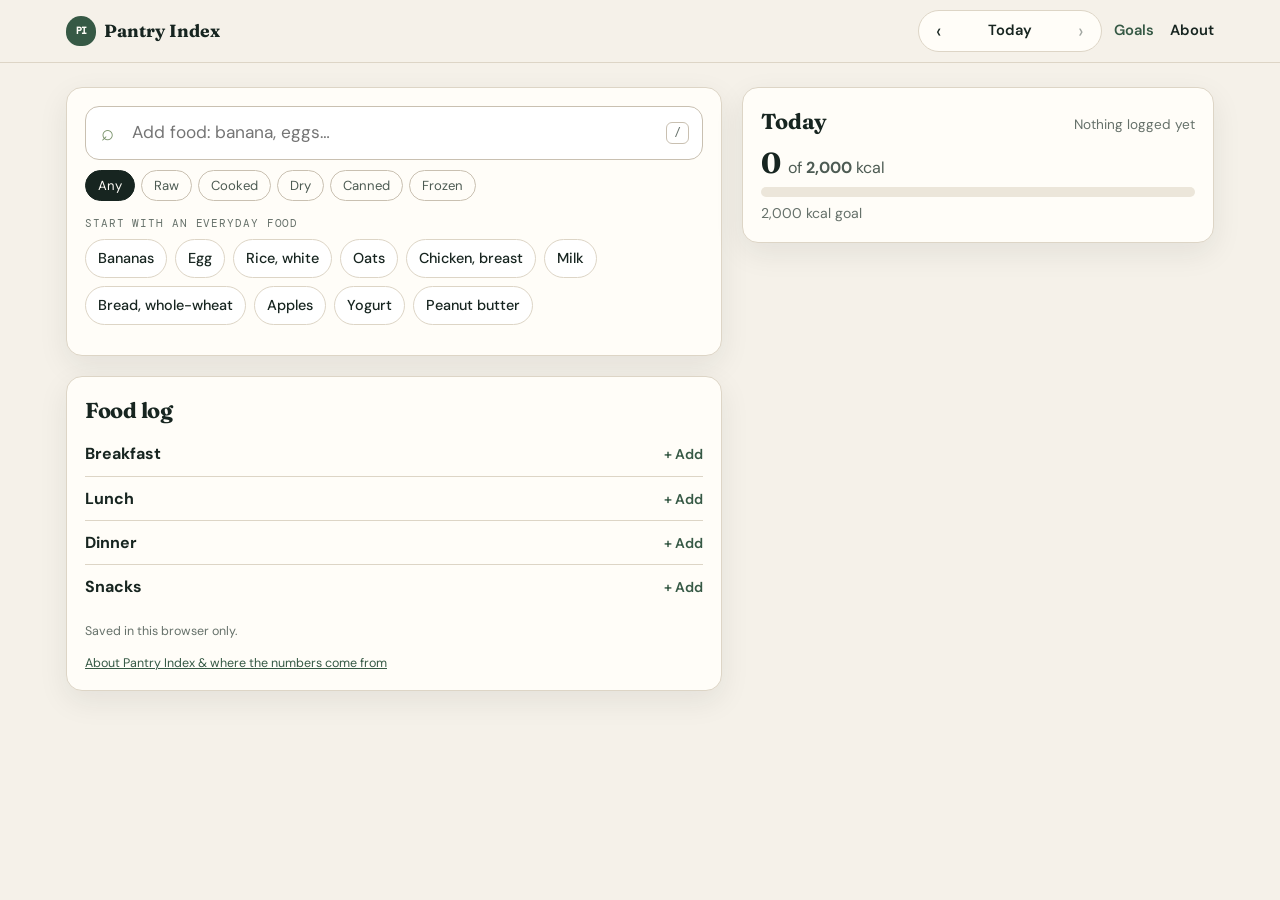
<file: index.html>
<!doctype html>
<html lang="en">
  <head>
    <meta charset="UTF-8" />
    <meta name="viewport" content="width=device-width, initial-scale=1.0, viewport-fit=cover" />
    <meta name="description" content="Pantry Index: search 7,800+ USDA foods, pick a real portion (1 medium banana, 1 slice, 1 cup) and tally your nutrition for the day." />
    <meta property="og:type" content="website" />
    <meta property="og:title" content="Pantry Index: daily nutrition tally" />
    <meta property="og:description" content="Search USDA foods, choose a real portion and see your day's calories, macros, vitamins and minerals." />
    <meta property="og:site_name" content="Pantry Index" />
    <meta name="theme-color" content="#f5f1e9" />
    <title>Pantry Index | Daily nutrition tally</title>
    <link rel="stylesheet" href="public/fonts.css" />
    <link rel="stylesheet" href="app.css?v=tracker-1" />
    <link rel="icon" href="public/favicon.svg" type="image/svg+xml" />
  </head>
  <body>
    <a class="skip-link" href="#food-search">Skip to food search</a>
    <header class="topbar">
      <a class="brand" href="./" aria-label="Pantry Index home"><span class="brand-mark" aria-hidden="true">PI</span><span class="brand-name">Pantry Index</span></a>
      <div class="day-nav" role="group" aria-label="Choose day">
        <button type="button" class="icon-button" id="prev-day" aria-label="Previous day">‹</button>
        <button type="button" class="day-label" id="day-label">Today</button>
        <button type="button" class="icon-button" id="next-day" aria-label="Next day">›</button>
      </div>
      <button type="button" class="kcal-pill" id="kcal-pill" aria-label="Jump to today's totals">0 / 2,000 kcal</button>
      <nav class="top-links" aria-label="Primary"><button type="button" class="link-button" id="open-goals">Goals</button><a href="about.html" class="about-link">About</a></nav>
    </header>

    <main class="layout">
      <section class="summary card" id="summary" aria-labelledby="summary-title">
        <div class="summary-head">
          <h2 id="summary-title">Your day</h2>
          <p class="summary-sub" id="summary-sub">Nothing logged yet</p>
        </div>
        <div class="calorie-block">
          <div class="calorie-numbers"><strong id="kcal-eaten">0</strong><span>of <b id="kcal-goal">2,000</b> kcal</span></div>
          <div class="meter" aria-hidden="true"><span id="kcal-meter"></span></div>
          <p class="calorie-remaining" id="kcal-remaining">2,000 kcal left</p>
        </div>
        <div class="macro-grid" id="macro-grid"></div>
        <details class="nutrient-details" id="nutrient-details">
          <summary>Vitamins, minerals &amp; full label</summary>
          <div class="key-nutrients" id="key-nutrients"></div>
          <section class="label-panel" aria-labelledby="day-label-title">
            <h3 id="day-label-title">Nutrition Facts</h3>
            <p class="label-serving" id="day-serving">0 foods</p>
            <div class="label-calories"><span>Calories</span><strong id="day-calories">0</strong></div>
            <p class="label-dv">% Daily Value*</p>
            <dl class="nutrients" id="day-nutrients"></dl>
            <p class="label-footnote">* %DV uses general FDA references (2,000 kcal). “≥” means some foods don’t report that nutrient, so the total is a known minimum. — means not reported.</p>
          </section>
        </details>
      </section>

      <section class="add card" id="add" aria-labelledby="add-title">
        <h2 id="add-title" class="sr-only">Add food</h2>
        <form class="search" id="search-form" role="search" autocomplete="off">
          <label class="sr-only" for="food-search">Search foods</label>
          <span class="search-icon" aria-hidden="true">⌕</span>
          <input id="food-search" type="search" placeholder="Add food: banana, eggs…" enterkeyhint="search" aria-controls="results" aria-describedby="search-help" disabled />
          <kbd class="search-kbd" aria-hidden="true">/</kbd>
        </form>
        <p id="search-help" class="sr-only">Results update as you type. Press Enter to open the top result.</p>
        <div class="state-chips" role="group" aria-label="Preparation">
          <button type="button" data-state="all" aria-pressed="true">Any</button><button type="button" data-state="raw" aria-pressed="false">Raw</button><button type="button" data-state="cooked" aria-pressed="false">Cooked</button><button type="button" data-state="dry" aria-pressed="false">Dry</button><button type="button" data-state="canned" aria-pressed="false">Canned</button><button type="button" data-state="frozen" aria-pressed="false">Frozen</button>
        </div>
        <p id="catalog-status" class="muted" role="status">Loading 7,857 USDA foods…</p>
        <div id="quick-picks" class="quick-picks"></div>
        <p id="result-count" class="result-count" role="status" aria-live="polite"></p>
        <ul id="results" class="results" aria-label="Matching foods"></ul>
        <button type="button" class="ghost-button" id="more-results" hidden>Show more results</button>
      </section>

      <section class="log card" id="log" aria-labelledby="log-title">
        <div class="log-head">
          <h2 id="log-title">Food log</h2>
          <div class="log-actions"><button type="button" class="ghost-button small" id="copy-previous" hidden>Copy previous day</button><button type="button" class="ghost-button small" id="export-day" hidden>Download</button><button type="button" class="ghost-button small danger" id="clear-day" hidden>Clear day</button></div>
        </div>
        <div id="meals"></div>
        <p class="muted small-print" id="storage-note" role="status">Saved in this browser only.</p>
        <p class="small-print log-footer"><a href="about.html">About Pantry Index &amp; where the numbers come from</a></p>
      </section>
    </main>

    <dialog id="food-sheet" class="sheet" aria-labelledby="sheet-title">
      <form method="dialog" class="sheet-inner" id="sheet-form" novalidate>
        <div class="sheet-head">
          <div>
            <h2 id="sheet-title" tabindex="-1">Food</h2>
            <p id="sheet-detail" class="sheet-detail"></p>
          </div>
          <button type="button" class="icon-button close" id="sheet-close" aria-label="Close">✕</button>
        </div>
        <div class="sheet-body">
          <fieldset class="meal-picker"><legend class="sr-only">Meal</legend><div class="segmented" id="meal-picker"></div></fieldset>
          <div class="amount-row">
            <button type="button" class="step" id="amount-down" aria-label="Less">−</button>
            <label class="amount-field"><span class="sr-only">Amount</span><input id="amount" inputmode="decimal" autocomplete="off" aria-describedby="amount-unit amount-error" /><span id="amount-unit" class="amount-unit"></span></label>
            <button type="button" class="step" id="amount-up" aria-label="More">+</button>
          </div>
          <p id="amount-error" class="error" role="alert" hidden></p>
          <div class="preview" aria-live="polite">
            <div class="preview-kcal"><strong id="preview-kcal">0</strong><span>kcal</span></div>
            <div class="preview-macros" id="preview-macros"></div>
          </div>
          <div class="portion-chips" id="portion-chips" role="radiogroup" aria-label="Portion"></div>
          <details class="sheet-label">
            <summary>Full nutrition facts for this amount</summary>
            <section class="label-panel">
              <p class="label-serving" id="sheet-serving"></p>
              <div class="label-calories"><span>Calories</span><strong id="sheet-calories">0</strong></div>
              <p class="label-dv">% Daily Value*</p>
              <dl class="nutrients" id="sheet-nutrients"></dl>
            </section>
            <p class="small-print" id="sheet-source"></p>
          </details>
        </div>
        <div class="sheet-actions">
          <button type="button" class="ghost-button danger" id="sheet-remove" hidden>Remove</button>
          <button type="submit" class="primary-button" id="sheet-submit" value="add">Add</button>
        </div>
      </form>
    </dialog>

    <dialog id="goals-dialog" class="sheet narrow" aria-labelledby="goals-title">
      <form method="dialog" class="sheet-inner" id="goals-form">
        <div class="sheet-head"><div><h2 id="goals-title">Daily goals</h2><p class="sheet-detail">Defaults are FDA Daily Values. Set your own targets.</p></div><button type="button" class="icon-button close" data-close aria-label="Close">✕</button></div>
        <div class="sheet-body goals-grid">
          <label>Calories <span>kcal</span><input name="calories" type="number" inputmode="numeric" min="500" max="10000" step="1" required /></label>
          <label>Protein <span>g</span><input name="protein" type="number" inputmode="numeric" min="1" max="600" step="1" required /></label>
          <label>Carbs <span>g</span><input name="carbs" type="number" inputmode="numeric" min="1" max="1200" step="1" required /></label>
          <label>Fat <span>g</span><input name="fat" type="number" inputmode="numeric" min="1" max="500" step="1" required /></label>
          <label>Fiber <span>g</span><input name="fiber" type="number" inputmode="numeric" min="1" max="200" step="1" required /></label>
        </div>
        <div class="sheet-actions"><button type="button" class="ghost-button" id="goals-reset">Use FDA defaults</button><button type="submit" class="primary-button" value="save">Save goals</button></div>
      </form>
    </dialog>

    <div class="toast" id="toast" role="status" aria-live="polite"><span id="toast-text"></span><button type="button" id="toast-undo" hidden>Undo</button></div>

    <script src="data/catalog-data.js"></script>
    <script src="data/household-measures.js"></script>
    <script src="nutrition.js"></script>
    <script src="measures.js?v=tracker-1"></script>
    <script src="search.js?v=tracker-1"></script>
    <script src="app.js?v=tracker-1"></script>
  </body>
</html>
</file>
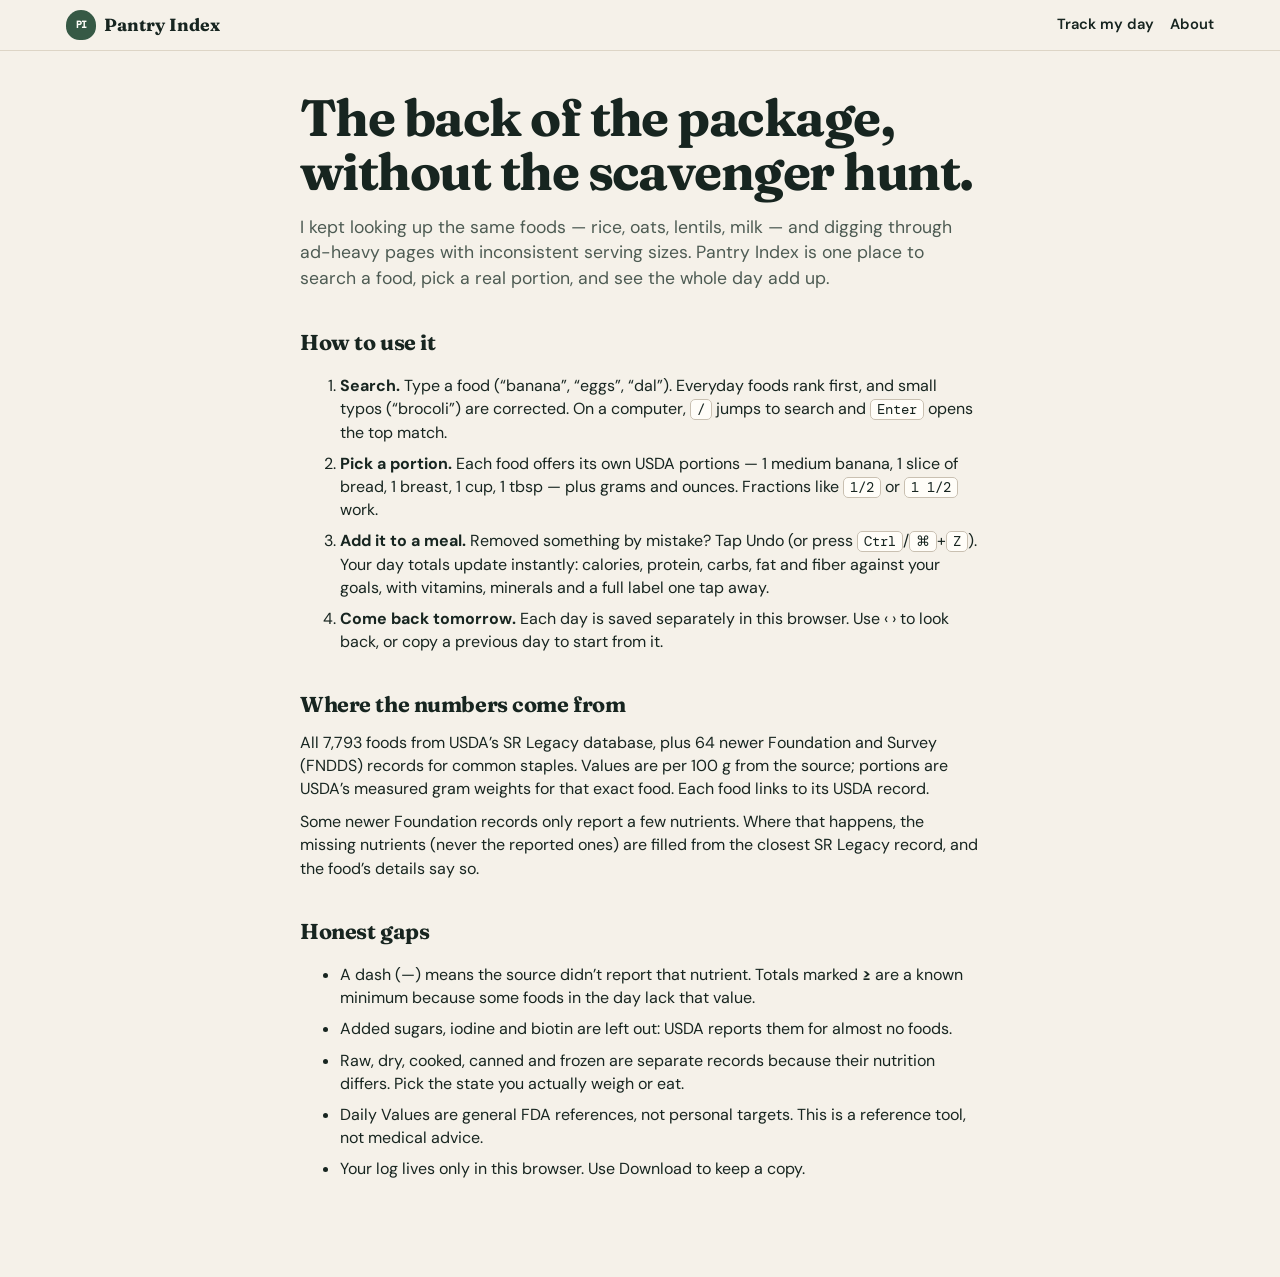
<file: about.html>
<!doctype html>
<html lang="en">
  <head>
    <meta charset="UTF-8" />
    <meta name="viewport" content="width=device-width, initial-scale=1.0" />
    <meta name="description" content="Why Pantry Index exists and where its numbers come from: USDA FoodData Central, real portion weights, and honest gaps." />
    <meta property="og:type" content="website" />
    <meta property="og:title" content="About Pantry Index" />
    <meta property="og:site_name" content="Pantry Index" />
    <title>About | Pantry Index</title>
    <link rel="stylesheet" href="public/fonts.css" />
    <link rel="stylesheet" href="app.css?v=tracker-1" />
    <link rel="icon" href="public/favicon.svg" type="image/svg+xml" />
  </head>
  <body>
    <header class="topbar">
      <a class="brand" href="./" aria-label="Pantry Index home"><span class="brand-mark" aria-hidden="true">PI</span><span class="brand-name">Pantry Index</span></a>
      <nav class="top-links" aria-label="Primary" style="margin-left:auto"><a href="./">Track my day</a><a href="about.html" aria-current="page">About</a></nav>
    </header>
    <main class="about">
      <h1>The back of the package, without the scavenger hunt.</h1>
      <p class="lede">I kept looking up the same foods — rice, oats, lentils, milk — and digging through ad-heavy pages with inconsistent serving sizes. Pantry Index is one place to search a food, pick a real portion, and see the whole day add up.</p>

      <h2>How to use it</h2>
      <ol>
        <li><b>Search.</b> Type a food (“banana”, “eggs”, “dal”). Everyday foods rank first, and small typos (“brocoli”) are corrected. On a computer, <kbd>/</kbd> jumps to search and <kbd>Enter</kbd> opens the top match.</li>
        <li><b>Pick a portion.</b> Each food offers its own USDA portions — 1 medium banana, 1 slice of bread, 1 breast, 1 cup, 1 tbsp — plus grams and ounces. Fractions like <code>1/2</code> or <code>1 1/2</code> work.</li>
        <li><b>Add it to a meal.</b> Removed something by mistake? Tap Undo (or press <kbd>Ctrl</kbd>/<kbd>⌘</kbd>+<kbd>Z</kbd>). Your day totals update instantly: calories, protein, carbs, fat and fiber against your goals, with vitamins, minerals and a full label one tap away.</li>
        <li><b>Come back tomorrow.</b> Each day is saved separately in this browser. Use ‹ › to look back, or copy a previous day to start from it.</li>
      </ol>

      <h2>Where the numbers come from</h2>
      <p>All 7,793 foods from USDA’s SR Legacy database, plus 64 newer Foundation and Survey (FNDDS) records for common staples. Values are per 100 g from the source; portions are USDA’s measured gram weights for that exact food. Each food links to its USDA record.</p>
      <p>Some newer Foundation records only report a few nutrients. Where that happens, the missing nutrients (never the reported ones) are filled from the closest SR Legacy record, and the food’s details say so.</p>

      <h2>Honest gaps</h2>
      <ul>
        <li>A dash (—) means the source didn’t report that nutrient. Totals marked <b>≥</b> are a known minimum because some foods in the day lack that value.</li>
        <li>Added sugars, iodine and biotin are left out: USDA reports them for almost no foods.</li>
        <li>Raw, dry, cooked, canned and frozen are separate records because their nutrition differs. Pick the state you actually weigh or eat.</li>
        <li>Daily Values are general FDA references, not personal targets. This is a reference tool, not medical advice.</li>
        <li>Your log lives only in this browser. Use Download to keep a copy.</li>
      </ul>
    </main>
  </body>
</html>
</file>
<file: public/fonts.css>
@font-face {
  font-family: 'DM Mono';
  font-style: normal;
  font-weight: 400;
  font-display: swap;
  src: url(fonts/font-0.ttf) format('truetype');
}
@font-face {
  font-family: 'DM Mono';
  font-style: normal;
  font-weight: 500;
  font-display: swap;
  src: url(fonts/font-1.ttf) format('truetype');
}
@font-face {
  font-family: 'DM Sans';
  font-style: normal;
  font-weight: 400;
  font-display: swap;
  src: url(fonts/font-2.ttf) format('truetype');
}
@font-face {
  font-family: 'DM Sans';
  font-style: normal;
  font-weight: 500;
  font-display: swap;
  src: url(fonts/font-3.ttf) format('truetype');
}
@font-face {
  font-family: 'DM Sans';
  font-style: normal;
  font-weight: 600;
  font-display: swap;
  src: url(fonts/font-4.ttf) format('truetype');
}
@font-face {
  font-family: 'DM Sans';
  font-style: normal;
  font-weight: 700;
  font-display: swap;
  src: url(fonts/font-5.ttf) format('truetype');
}
@font-face {
  font-family: 'Fraunces';
  font-style: normal;
  font-weight: 600;
  font-display: swap;
  src: url(fonts/font-6.ttf) format('truetype');
}
@font-face {
  font-family: 'Fraunces';
  font-style: normal;
  font-weight: 700;
  font-display: swap;
  src: url(fonts/font-7.ttf) format('truetype');
}
</file>
<file: app.css>
:root {
  --ink: #172520; --ink-soft: #4d5b53; --muted: #66716a; --leaf: #365945; --leaf-soft: #e3ebe2; --moss: #78916a;
  --paper: #f5f1e9; --card: #fffdf8; --line: #ddd5c6; --line-strong: #c9c0b1; --orange: #a64828; --amber: #c27c1c;
  --protein: #365945; --carbs: #c27c1c; --fat: #a64828; --fiber: #6b7f3a;
  --serif: "Fraunces", Georgia, serif; --sans: "DM Sans", system-ui, Arial, sans-serif; --mono: "DM Mono", ui-monospace, monospace;
  --radius: 16px; --shadow: 0 10px 30px rgba(23, 37, 32, .08);
}
* { box-sizing: border-box; }
html { -webkit-text-size-adjust: 100%; }
body { margin: 0; color: var(--ink); background: var(--paper); font-family: var(--sans); font-size: 16px; line-height: 1.45; }
button, input, select { font: inherit; color: inherit; }
button { cursor: pointer; -webkit-tap-highlight-color: transparent; }
button:disabled { cursor: default; opacity: .4; }
a { color: inherit; }
h1, h2, h3, p { margin: 0; }
.sr-only { position: absolute; width: 1px; height: 1px; padding: 0; margin: -1px; overflow: hidden; clip: rect(0 0 0 0); white-space: nowrap; border: 0; }
.skip-link { position: fixed; top: 8px; left: 8px; z-index: 50; padding: 8px 12px; color: var(--card); background: var(--ink); border-radius: 8px; transform: translateY(-200%); }
.skip-link:focus { transform: none; }
:focus-visible { outline: 3px solid var(--orange); outline-offset: 2px; }
[hidden] { display: none !important; }
.muted { color: var(--muted); }
.small-print { margin-top: 14px; color: var(--muted); font-size: .78rem; }

/* ---------- top bar ---------- */
.topbar { position: sticky; top: 0; z-index: 20; display: flex; align-items: center; gap: 12px; padding: 10px max(16px, env(safe-area-inset-left)); background: rgba(245, 241, 233, .94); backdrop-filter: blur(8px); border-bottom: 1px solid var(--line); }
.brand { display: inline-flex; align-items: center; gap: 8px; font-family: var(--serif); font-weight: 700; font-size: 1.1rem; text-decoration: none; }
.brand-mark { display: grid; place-items: center; width: 30px; height: 30px; color: var(--card); background: var(--leaf); border-radius: 50% 50% 45% 45%; font-family: var(--mono); font-size: .62rem; letter-spacing: -.06em; }
.day-nav { display: flex; align-items: center; gap: 2px; margin-left: auto; padding: 3px; background: var(--card); border: 1px solid var(--line); border-radius: 999px; }
.day-label { min-width: 104px; padding: 6px 10px; background: none; border: 0; border-radius: 999px; font-weight: 600; font-size: .92rem; }
.day-label:not(:disabled):hover { background: var(--leaf-soft); }
.day-label:disabled { opacity: 1; }
.icon-button { display: grid; place-items: center; width: 34px; height: 34px; padding: 0; background: none; border: 0; border-radius: 999px; font-size: 1.25rem; line-height: 1; }
.icon-button:not(:disabled):hover { background: var(--leaf-soft); }
.top-links { display: flex; align-items: center; gap: 16px; font-size: .92rem; font-weight: 600; }
.top-links a { text-decoration: none; }
.link-button { padding: 0; background: none; border: 0; font-weight: 600; color: var(--leaf); }
.link-button:hover, .top-links a:hover { color: var(--orange); }

/* ---------- layout ---------- */
.layout { display: grid; gap: 16px; width: min(1180px, 100%); margin: 0 auto; padding: 16px 16px 96px; }
.card { min-width: 0; padding: 18px; background: var(--card); border: 1px solid var(--line); border-radius: var(--radius); box-shadow: var(--shadow); }
h2 { font-family: var(--serif); font-size: 1.35rem; font-weight: 650; letter-spacing: -.02em; }
@media (min-width: 900px) {
  .layout { grid-template-columns: minmax(0, 1.25fr) minmax(340px, .9fr); grid-template-areas: "add summary" "log summary"; align-items: start; padding-top: 24px; gap: 20px; }
  .summary { grid-area: summary; position: sticky; top: 76px; max-height: calc(100vh - 92px); overflow: auto; }
  .add { grid-area: add; }
  .log { grid-area: log; }
}

/* ---------- summary ---------- */
.summary-head { display: flex; align-items: baseline; justify-content: space-between; gap: 12px; margin-bottom: 12px; }
.summary-sub { color: var(--muted); font-size: .85rem; }
.calorie-numbers { display: flex; align-items: baseline; gap: 8px; }
.calorie-numbers strong { font-family: var(--serif); font-size: 2.6rem; font-weight: 700; line-height: 1; letter-spacing: -.03em; font-variant-numeric: tabular-nums; }
.calorie-numbers span { color: var(--ink-soft); }
.calorie-remaining { margin-top: 6px; color: var(--muted); font-size: .88rem; }
.meter { position: relative; height: 8px; margin-top: 8px; overflow: hidden; background: #ece6da; border-radius: 99px; }
.meter > span { position: absolute; inset: 0 auto 0 0; width: 0; background: var(--leaf); border-radius: inherit; transition: width .3s ease; }
.meter > span.over { background: var(--orange); }
.calorie-block .meter { height: 10px; }
.macro-grid { display: grid; grid-template-columns: 1fr 1fr; gap: 14px 18px; margin-top: 18px; }
.macro-top { display: flex; justify-content: space-between; gap: 8px; font-size: .84rem; color: var(--ink-soft); }
.macro-top b { color: var(--ink); font-variant-numeric: tabular-nums; }
.macro .meter { height: 6px; margin-top: 5px; }
.macro-protein .meter span { background: var(--protein); }
.macro-carbs .meter span { background: var(--carbs); }
.macro-fat .meter span { background: var(--fat); }
.macro-fiber .meter span { background: var(--fiber); }
.nutrient-details { margin-top: 18px; border-top: 1px solid var(--line); }
.nutrient-details > summary, .sheet-label > summary { padding: 14px 0 4px; color: var(--leaf); font-weight: 600; cursor: pointer; }
.key-nutrients { display: grid; grid-template-columns: 1fr 1fr; gap: 12px 18px; margin: 12px 0 18px; }
.key-nutrients .macro .meter span { background: var(--moss); }
.key-nutrients .macro.limit .meter span { background: var(--amber); }
.key-nutrients .macro.limit.over .meter span { background: var(--orange); }

/* ---------- nutrition label ---------- */
.label-panel { padding: 14px 14px 10px; color: #111; background: #fff; border: 1px solid #222; font-family: Arial, Helvetica, sans-serif; }
.label-panel h3 { padding-bottom: 2px; border-bottom: 8px solid #111; font-size: 2rem; font-weight: 900; letter-spacing: -1.5px; line-height: 1; }
.label-serving { padding: 4px 0 6px; border-bottom: 4px solid #111; font-size: .82rem; font-weight: 700; }
.label-calories { display: flex; justify-content: space-between; align-items: end; padding: 2px 0 4px; border-bottom: 5px solid #111; }
.label-calories span { font-size: 1.15rem; font-weight: 900; }
.label-calories strong { font-size: 2rem; font-weight: 900; line-height: 1; }
.label-dv { padding: 3px 0; border-bottom: 1px solid #111; text-align: right; font-size: .72rem; font-weight: 700; }
.nutrients { margin: 0; font-size: .82rem; }
.nutrients > div { display: flex; justify-content: space-between; gap: 10px; padding: 4px 0; border-bottom: 1px solid #bbb; }
.nutrients dt { min-width: 0; }
.nutrients dd { margin: 0; font-weight: 700; }
.nutrients .indent dt { padding-left: 14px; }
.nutrients small { display: block; color: #666; font-size: .7rem; }
.nutrients .section-row { margin-top: 8px; padding: 4px 6px; background: var(--leaf-soft); border-bottom: 2px solid var(--leaf); color: var(--leaf); font-family: var(--sans); font-weight: 700; font-size: .78rem; }
.label-footnote { margin-top: 8px; color: #444; font-size: .7rem; }

/* ---------- search ---------- */
.search { position: relative; display: flex; align-items: center; }
.search-icon { position: absolute; left: 16px; color: var(--moss); font-size: 1.4rem; pointer-events: none; }
.search input { width: 100%; min-height: 54px; padding: 12px 44px 12px 46px; background: #fff; border: 1.5px solid var(--line-strong); border-radius: 14px; font-size: 1.08rem; outline: none; -webkit-appearance: none; appearance: none; }
.search input:focus { border-color: var(--leaf); box-shadow: 0 0 0 4px rgba(54, 89, 69, .14); }
.search-kbd { position: absolute; right: 14px; padding: 1px 7px; color: var(--muted); border: 1px solid var(--line-strong); border-radius: 6px; font-family: var(--mono); font-size: .75rem; }
.search input:focus + .search-kbd, .search input:not(:placeholder-shown) + .search-kbd { display: none; }
@media (pointer: coarse) { .search-kbd { display: none; } }
.state-chips { display: flex; gap: 6px; margin-top: 10px; overflow-x: auto; scrollbar-width: none; }
.state-chips button { flex: none; padding: 5px 12px; background: transparent; border: 1px solid var(--line-strong); border-radius: 99px; color: var(--ink-soft); font-size: .82rem; }
.state-chips button[aria-pressed="true"] { color: var(--card); background: var(--ink); border-color: var(--ink); }
#catalog-status { margin-top: 12px; }
.quick-picks { margin-top: 14px; }
.quick-title { margin: 12px 0 8px; color: var(--muted); font-family: var(--mono); font-size: .7rem; letter-spacing: .08em; text-transform: uppercase; }
.chip-row { display: flex; flex-wrap: wrap; gap: 8px; }
.chip { display: inline-flex; align-items: baseline; gap: 6px; padding: 8px 12px; background: #fff; border: 1px solid var(--line); border-radius: 99px; font-size: .9rem; font-weight: 500; }
.chip small { color: var(--muted); font-size: .76rem; }
.chip:hover { border-color: var(--leaf); }
.result-count { margin: 12px 2px 6px; color: var(--muted); font-size: .82rem; }
.results { margin: 0; padding: 0; list-style: none; }
.results li + li { border-top: 1px solid var(--line); }
.result { display: flex; align-items: center; justify-content: space-between; gap: 12px; width: 100%; padding: 12px 8px; background: none; border: 0; border-radius: 10px; text-align: left; }
.result:hover, .result:focus-visible { background: var(--leaf-soft); }
.result-name { display: grid; min-width: 0; }
.result-name b { font-weight: 600; }
.result-name span { overflow: hidden; color: var(--muted); font-size: .84rem; text-overflow: ellipsis; white-space: nowrap; }
.result-hint { flex: none; max-width: 45%; color: var(--ink-soft); font-size: .8rem; text-align: right; font-variant-numeric: tabular-nums; }
.ghost-button { padding: 8px 14px; background: none; border: 1px solid var(--line-strong); border-radius: 99px; font-weight: 600; font-size: .88rem; }
.ghost-button:hover { border-color: var(--ink); }
.ghost-button.small { padding: 5px 11px; font-size: .8rem; }
.ghost-button.danger { color: var(--orange); }
#more-results { display: block; margin: 10px auto 0; }

/* ---------- log ---------- */
.log-head { display: flex; flex-wrap: wrap; align-items: center; justify-content: space-between; gap: 10px; margin-bottom: 6px; }
.log-actions { display: flex; flex-wrap: wrap; gap: 6px; }
.meal { padding: 10px 0; border-top: 1px solid var(--line); }
.meal:first-child { border-top: 0; }
.meal-head { display: flex; align-items: baseline; gap: 10px; }
.meal-head h3 { font-size: 1rem; font-weight: 700; }
.meal-head span { color: var(--muted); font-size: .85rem; font-variant-numeric: tabular-nums; }
.meal-head .link-button { margin-left: auto; font-size: .88rem; }
.log-list { margin: 6px 0 0; padding: 0; list-style: none; }
.log-list li { display: flex; align-items: stretch; gap: 4px; }
.log-row { display: flex; flex: 1; min-width: 0; justify-content: space-between; gap: 12px; padding: 9px 8px; background: none; border: 0; border-radius: 10px; text-align: left; }
.log-row:hover, .log-row:focus-visible { background: var(--leaf-soft); }
.log-name { display: grid; min-width: 0; }
.log-name b { font-weight: 600; }
.log-name span { overflow: hidden; color: var(--muted); font-size: .8rem; text-overflow: ellipsis; white-space: nowrap; }
.log-name small, .log-nums small { color: var(--ink-soft); font-size: .78rem; }
.log-nums { display: grid; flex: none; text-align: right; font-variant-numeric: tabular-nums; }
.log-nums b { font-size: 1.02rem; }
.row-remove { flex: none; width: 36px; background: none; border: 0; border-radius: 10px; color: var(--muted); }
.row-remove:hover { color: var(--orange); background: #f6e6df; }

/* ---------- sheets / dialogs ---------- */
.sheet { width: min(560px, 100%); max-width: 100%; max-height: min(92vh, 860px); margin: auto; padding: 0; color: var(--ink); background: var(--card); border: 0; border-radius: 20px; box-shadow: 0 24px 60px rgba(0, 0, 0, .25); }
.sheet.narrow { width: min(420px, 100%); }
.sheet::backdrop { background: rgba(23, 37, 32, .45); }
.sheet-inner { display: flex; flex-direction: column; max-height: inherit; }
.sheet-head { display: flex; align-items: flex-start; justify-content: space-between; gap: 12px; padding: 18px 18px 10px; }
.sheet-head h2 { font-size: 1.45rem; }
.sheet-detail { margin-top: 2px; color: var(--muted); font-size: .88rem; }
.sheet-body { flex: 1; overflow: auto; padding: 4px 18px 12px; }
.sheet-actions { display: flex; justify-content: flex-end; gap: 10px; padding: 12px 18px calc(14px + env(safe-area-inset-bottom)); border-top: 1px solid var(--line); background: var(--card); }
.primary-button { min-height: 48px; padding: 10px 22px; color: var(--card); background: var(--leaf); border: 0; border-radius: 12px; font-weight: 700; font-size: 1rem; }
.primary-button:hover { background: #2a4737; }
.sheet-actions .primary-button { flex: 1; max-width: 320px; }
.sheet-actions .danger { margin-right: auto; }
.meal-picker { margin: 0 0 14px; padding: 0; border: 0; }
.segmented { display: grid; grid-template-columns: repeat(4, 1fr); padding: 3px; background: #efe9dd; border-radius: 12px; }
.segmented button { padding: 7px 4px; background: none; border: 0; border-radius: 9px; color: var(--ink-soft); font-size: .86rem; font-weight: 600; }
.segmented button[aria-pressed="true"] { color: var(--ink); background: #fff; box-shadow: 0 1px 4px rgba(0, 0, 0, .12); }
.amount-row { display: grid; grid-template-columns: 52px 1fr 52px; gap: 8px; align-items: stretch; }
.step { background: #efe9dd; border: 0; border-radius: 12px; font-size: 1.5rem; }
.step:hover { background: #e4dccc; }
.amount-field { display: flex; align-items: baseline; justify-content: flex-start; gap: 8px; text-align: left; min-width: 0; padding: 6px 14px; background: #fff; border: 1.5px solid var(--line-strong); border-radius: 12px; }
.amount-field:focus-within { border-color: var(--leaf); box-shadow: 0 0 0 4px rgba(54, 89, 69, .14); }
.amount-field input { flex: none; width: 2.6ch; max-width: 8ch; min-width: 0; padding: 4px 0; border: 0; outline: 0; background: transparent; font-size: 1.6rem; font-weight: 700; font-variant-numeric: tabular-nums; }
.amount-unit { overflow: hidden; color: var(--ink-soft); font-size: .92rem; text-overflow: ellipsis; white-space: nowrap; }
.error { margin-top: 6px; color: var(--orange); font-size: .85rem; }
.portion-chips { display: flex; flex-wrap: wrap; gap: 6px; margin-top: 12px; }
.portion-chips button { display: inline-flex; align-items: baseline; gap: 6px; padding: 7px 12px; background: #fff; border: 1px solid var(--line-strong); border-radius: 99px; font-size: .86rem; text-align: left; }
.portion-chips button small { color: var(--muted); font-size: .74rem; }
.portion-chips button[aria-checked="true"] { color: var(--card); background: var(--ink); border-color: var(--ink); }
.portion-chips button[aria-checked="true"] small { color: #cfd8d2; }
.preview { display: flex; align-items: center; gap: 16px; margin-top: 16px; padding: 14px; background: var(--leaf-soft); border-radius: 14px; }
.preview-kcal { display: grid; text-align: center; }
.preview-kcal strong { font-family: var(--serif); font-size: 2rem; line-height: 1; font-variant-numeric: tabular-nums; }
.preview-kcal span { color: var(--ink-soft); font-size: .78rem; }
.preview-macros { display: grid; flex: 1; grid-template-columns: repeat(4, 1fr); gap: 6px; }
.preview-macros span { display: grid; color: var(--ink-soft); font-size: .74rem; text-align: center; }
.preview-macros b { color: var(--ink); font-size: .98rem; font-variant-numeric: tabular-nums; }
.sheet-label .label-panel { margin-top: 10px; }
.sheet-label a { color: var(--leaf); }
.goals-grid { display: grid; gap: 12px; }
.goals-grid label { display: grid; grid-template-columns: 1fr auto; align-items: center; gap: 4px 10px; font-weight: 600; }
.goals-grid label span { color: var(--muted); font-weight: 400; font-size: .85rem; }
.goals-grid input { grid-column: 1 / -1; padding: 10px 12px; border: 1.5px solid var(--line-strong); border-radius: 10px; background: #fff; font-size: 1.05rem; }
@media (max-width: 640px) {
  .sheet { width: 100%; max-height: 92vh; margin: auto 0 0; border-radius: 20px 20px 0 0; }
  .sheet[open] { animation: rise .2s ease-out; }
  .brand-name { display: none; }
  .top-links { gap: 12px; font-size: .86rem; }
  .day-label { min-width: 0; padding: 6px 6px; }
  .card { padding: 14px; }
  .layout { padding: 12px 12px 96px; gap: 12px; }
  .result-hint { max-width: 40%; font-size: .76rem; }
}
@keyframes rise { from { transform: translateY(30px); opacity: .6; } to { transform: none; opacity: 1; } }

/* ---------- toast ---------- */
.toast { position: fixed; left: 50%; bottom: calc(18px + env(safe-area-inset-bottom)); z-index: 60; display: flex; align-items: center; gap: 14px; max-width: calc(100% - 32px); padding: 10px 14px 10px 16px; color: var(--card); background: var(--ink); border-radius: 12px; box-shadow: var(--shadow); opacity: 0; transform: translate(-50%, 16px); pointer-events: none; transition: .2s; }
.toast.visible { opacity: 1; transform: translate(-50%, 0); pointer-events: auto; }
.toast button { padding: 4px 10px; color: #f3c9b9; background: none; border: 1px solid #f3c9b9; border-radius: 8px; font-weight: 700; }
@media (prefers-reduced-motion: reduce) { * { transition: none !important; animation: none !important; } }

/* ---------- about ---------- */
.about { width: min(720px, 100%); margin: 0 auto; padding: 40px 20px 80px; }
.about h1 { font-family: var(--serif); font-size: clamp(2rem, 6vw, 3.2rem); line-height: 1.05; letter-spacing: -.03em; }
.about .lede { margin-top: 16px; color: var(--ink-soft); font-size: 1.1rem; }
.about h2 { margin: 36px 0 10px; }
.about p + p { margin-top: 10px; }
.about li { margin: 8px 0; }
.about kbd, .about code { padding: 1px 6px; background: var(--card); border: 1px solid var(--line-strong); border-radius: 5px; font-family: var(--mono); font-size: .85em; }

/* ---------- walkthrough fixes ---------- */
.topbar { padding-inline: max(16px, calc((100% - 1180px) / 2 + 16px)); }
.kcal-pill { display: none; padding: 6px 10px; color: var(--card); background: var(--leaf); border: 0; border-radius: 99px; font-size: .82rem; font-weight: 700; font-variant-numeric: tabular-nums; white-space: nowrap; }
@media (max-width: 899px) { .kcal-pill { display: inline-block; } }
.summary.empty .macro-grid, .summary.empty .nutrient-details { display: none; }
.summary.empty .calorie-numbers strong { font-size: 1.8rem; }
.key-note { grid-column: 1 / -1; margin-top: 2px; color: var(--muted); font-size: .74rem; }
.preview { margin: 14px 0 0; }
.preview.stale { opacity: .45; }
.portion-chips { margin-top: 14px; }
#sheet-title:focus { outline: none; }
.toast:not(.visible) { visibility: hidden; }
.toast { transition: opacity .2s, transform .2s, visibility 0s linear .2s; }
.toast.visible { transition: opacity .2s, transform .2s; }
#result-count .link-button { font-size: inherit; }
.nutrients > div[title] { cursor: help; }
@media (max-width: 420px) {
  .key-nutrients { grid-template-columns: 1fr; }
  .macro-grid { gap: 12px 14px; }
  .preview-macros b { font-size: .9rem; }
  .toast { left: 12px; right: 12px; max-width: none; transform: translateY(16px); justify-content: space-between; }
  .toast.visible { transform: none; }
  .search input::placeholder { font-size: .95rem; }
}
/* Comfortable touch targets on phones and tablets. */
@media (pointer: coarse) {
  .icon-button { width: 44px; height: 44px; }
  .row-remove { width: 44px; }
  .log-row { min-height: 52px; }
  .link-button, .top-links a { display: inline-flex; align-items: center; min-height: 44px; }
  .segmented button { min-height: 42px; }
  .portion-chips button, .chip, .state-chips button { min-height: 40px; }
  .ghost-button.small { min-height: 40px; }
  .toast button { min-height: 44px; padding: 0 16px; }
  .day-label { min-height: 44px; }
}
@media (max-width: 380px) { .top-links { gap: 10px; } .kcal-pill { font-size: .76rem; padding: 5px 8px; } }
.log-footer a { color: var(--leaf); }
@media (max-width: 560px) {
  .about-link { display: none !important; }
  .topbar { gap: 6px; padding-inline: 10px; }
  .day-nav { margin-left: auto; }
  .day-label { min-width: 0; padding: 4px 4px; font-size: .86rem; }
}
@media (max-width: 380px) {
  .topbar .brand { display: none; }
  .day-nav { margin-left: 0; }
  .icon-button { width: 36px; }
}
.preview-macros b { white-space: nowrap; }
@media (min-width: 900px) { .toast { left: auto; right: 24px; transform: translateY(16px); } .toast.visible { transform: none; } }
</file>
